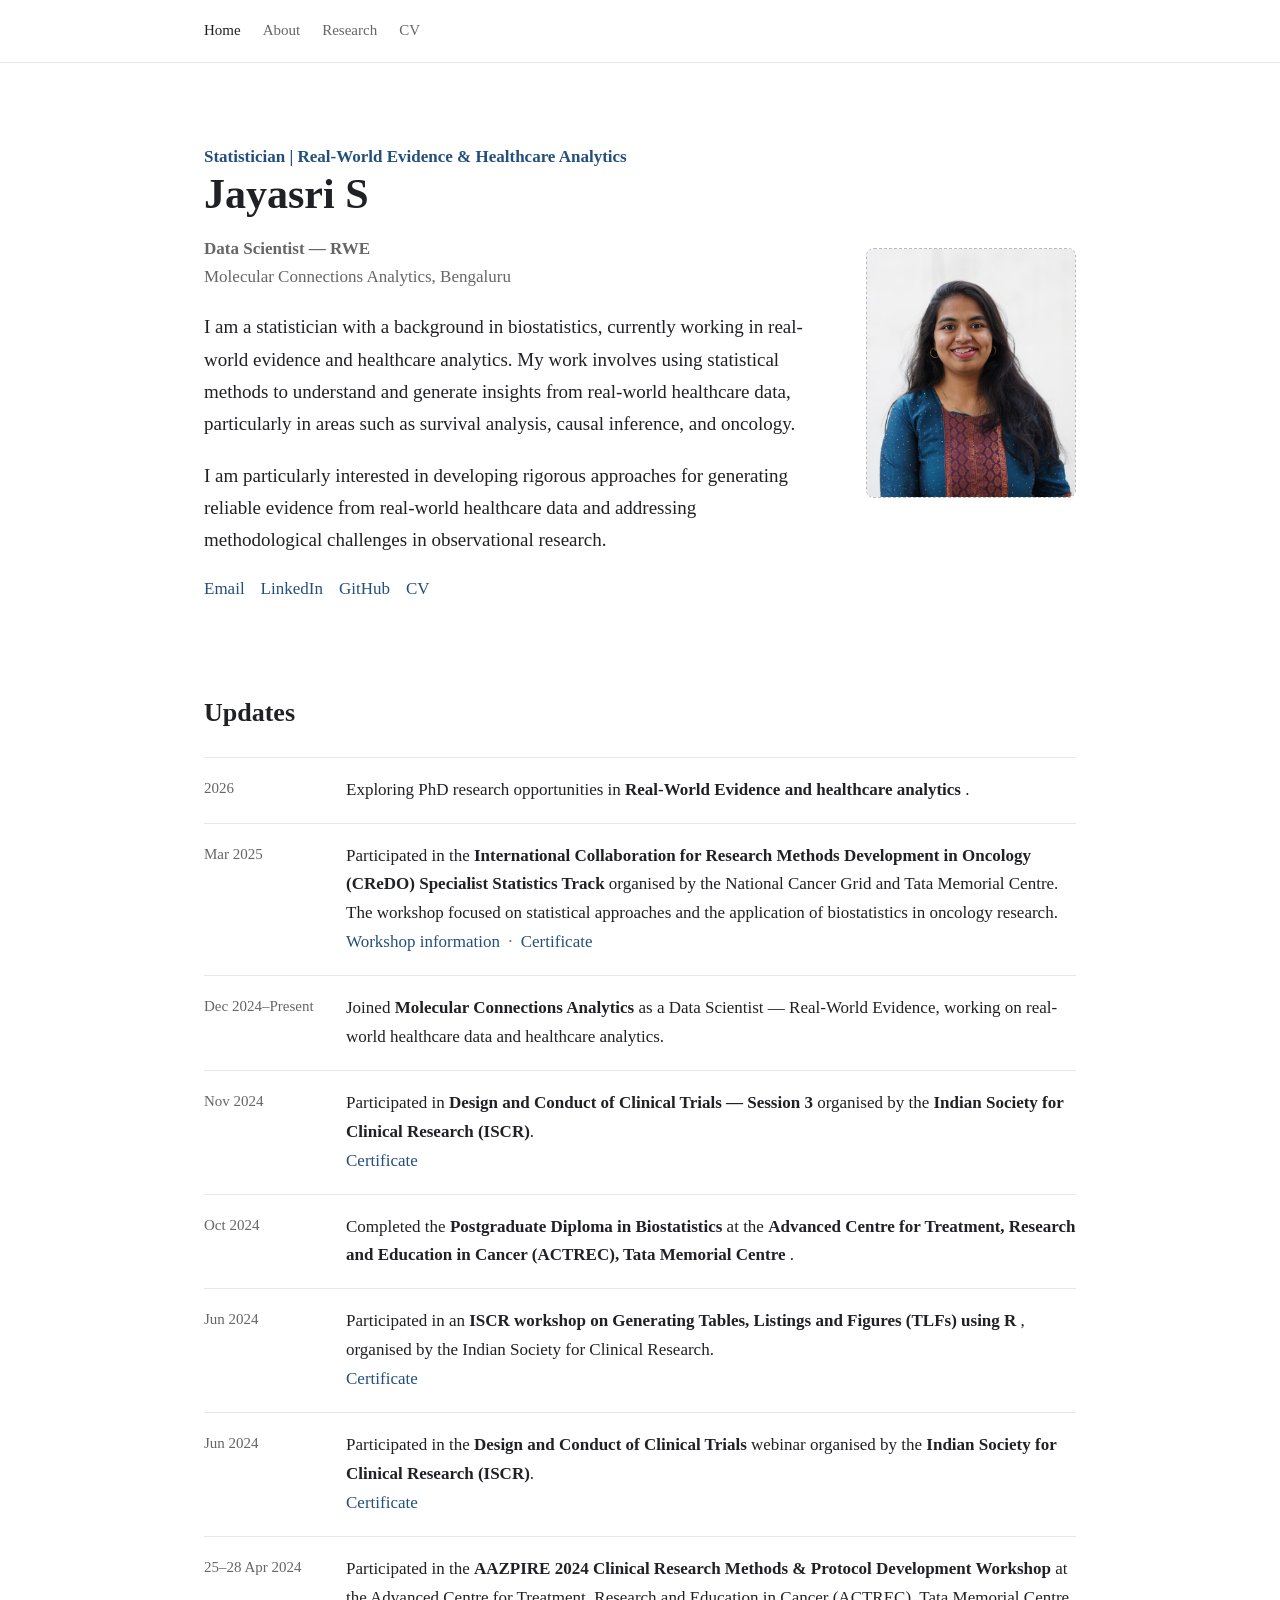
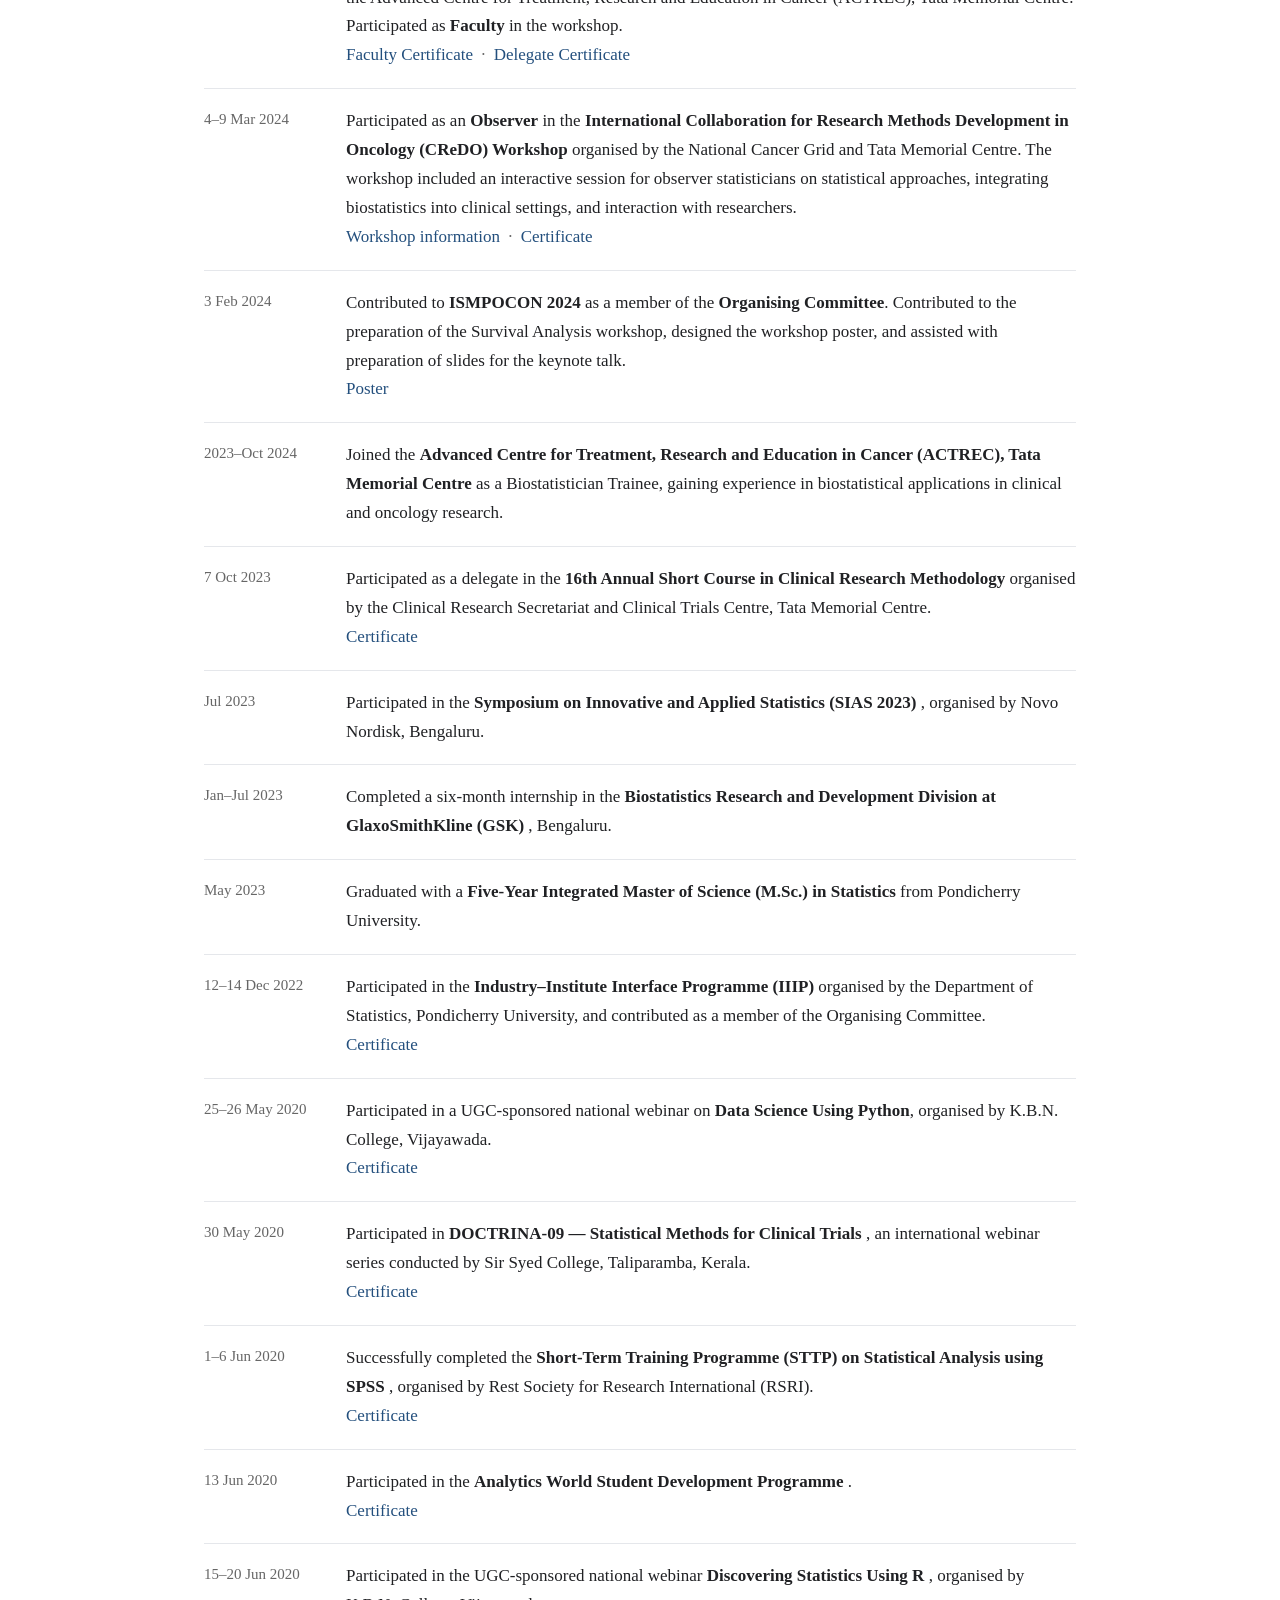
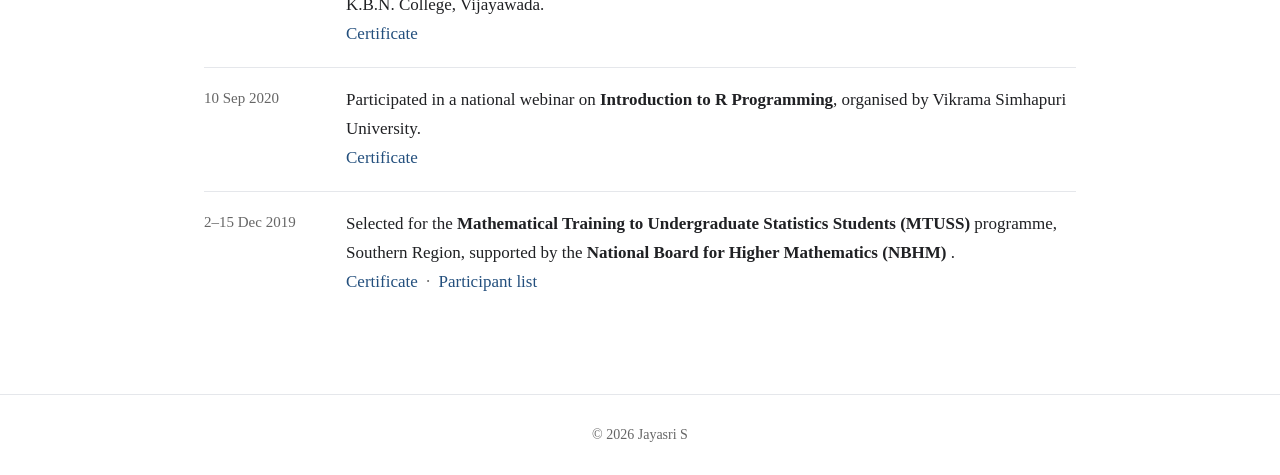
<file: index.html>
<!doctype html>
<html lang="en">

<head>
  <meta charset="utf-8">
  <meta name="viewport" content="width=device-width, initial-scale=1">
  <title>Home | Jayasri S</title>
  <link rel="stylesheet" href="style.css">
</head>

<body>

  <!-- HEADER -->
  <header class="site-header">
    <nav class="nav">

      <div class="nav-links">
        <a class="active" href="index.html">Home</a>
        <a href="about.html">About</a>
        <a href="research.html">Research</a>
        <a href="assets/cv/JayasriS_CV.pdf" target="_blank"rel="noopener">CV</a>
      </div>

    </nav>
  </header>


  <main class="container">

    <!-- HERO SECTION -->
    <section class="hero">

      <div>

        <div class="kicker">
          Statistician | Real-World Evidence &amp; Healthcare Analytics
        </div>

        <h1>Jayasri S</h1>

        <p class="role">
          <strong>Data Scientist — RWE</strong><br>
          Molecular Connections Analytics, Bengaluru
        </p>

        <p class="lead">
          I am a statistician with a background in biostatistics, currently
          working in real-world evidence and healthcare analytics. My work
          involves using statistical methods to understand and generate
          insights from real-world healthcare data, particularly in areas
          such as survival analysis, causal inference, and oncology.
        </p>

        <p class="lead">
          I am particularly interested in developing rigorous approaches for
          generating reliable evidence from real-world healthcare data and
          addressing methodological challenges in observational research.
        </p>


        <!-- CONTACT LINKS -->
        <div class="links">

          <a href="mailto:jayasri.stat@gmail.com">
            Email
          </a>

          <a
            href="https://www.linkedin.com/in/jayasri-sivasankar-540049253"
            target="_blank"
            rel="noopener">
            LinkedIn
          </a>

          <a
            href="https://github.com/jayasri-sivasankar"
            target="_blank"
            rel="noopener">
            GitHub
          </a>

          <a
            href="assets/cv/JayasriS_CV.pdf"
            target="_blank"
            rel="noopener">
            CV
          </a>
        </div>

      </div>


      <!-- PROFILE PHOTO -->
      <img
        class="photo"
        src="assets/images/profile_website.jpg"
        alt="Jayasri S">

    </section>


    <!-- UPDATES -->
    <section class="section">

      <h2>Updates</h2>


      <!-- 2026 -->
      <div class="timeline-item">

        <div class="timeline-date">
          2026
        </div>

        <div>
          Exploring PhD research opportunities in
          <strong>
            Real-World Evidence and healthcare analytics
          </strong>.
        </div>

      </div>


      <!-- CReDO 2025 -->
      <div class="timeline-item">

        <div class="timeline-date">
          Mar 2025
        </div>

        <div>
          Participated in the
          <strong>
            International Collaboration for Research Methods Development
            in Oncology (CReDO) Specialist Statistics Track
          </strong>
          organised by the National Cancer Grid and Tata Memorial Centre.
          The workshop focused on statistical approaches and the application
          of biostatistics in oncology research.
          <br>

          <a
            href="https://credo.ncgindia.org/assets/workshops/credo-workshop-2025.pdf"
            target="_blank"
            rel="noopener">
            Workshop information
          </a>

          <span class="link-separator">·</span>

          <a href="assets/certificates/2025_CReDO_Oncology_Research_Methods_Statistics_Track.pdf">
            Certificate
          </a>
        </div>

      </div>


      <!-- CURRENT POSITION -->
      <div class="timeline-item">

        <div class="timeline-date">
          Dec 2024–Present
        </div>

        <div>
          Joined
          <strong>Molecular Connections Analytics</strong>
          as a Data Scientist — Real-World Evidence, working on
          real-world healthcare data and healthcare analytics.
        </div>

      </div>


      <!-- ISCR NOVEMBER 2024 -->
      <div class="timeline-item">

        <div class="timeline-date">
          Nov 2024
        </div>

        <div>
          Participated in
          <strong>
            Design and Conduct of Clinical Trials — Session 3
          </strong>
          organised by the
          <strong>Indian Society for Clinical Research (ISCR)</strong>.
          <br>

          <a href="assets/certificates/2024_ISCR_Design_and_Conduct_of_Clinical_Trials_Session_3.pdf">
            Certificate
          </a>
        </div>

      </div>


      <!-- PG DIPLOMA -->
      <div class="timeline-item">

        <div class="timeline-date">
          Oct 2024
        </div>

        <div>
          Completed the
          <strong>Postgraduate Diploma in Biostatistics</strong>
          at the
          <strong>
            Advanced Centre for Treatment, Research and Education in Cancer
            (ACTREC), Tata Memorial Centre
          </strong>.
        </div>

      </div>


      <!-- ISCR TLFs -->
      <div class="timeline-item">

        <div class="timeline-date">
          Jun 2024
        </div>

        <div>
          Participated in an
          <strong>
            ISCR workshop on Generating Tables, Listings and Figures (TLFs)
            using R
          </strong>,
          organised by the Indian Society for Clinical Research.
          <br>

          <a href="assets/certificates/2024_ISCR_Generating_TLFs_using_R.pdf">
            Certificate
          </a>
        </div>

      </div>


      <!-- ISCR CLINICAL TRIALS -->
      <div class="timeline-item">

        <div class="timeline-date">
          Jun 2024
        </div>

        <div>
          Participated in the
          <strong>
            Design and Conduct of Clinical Trials
          </strong>
          webinar organised by the
          <strong>Indian Society for Clinical Research (ISCR)</strong>.
          <br>

          <a href="assets/certificates/2024_ISCR_Design_and_Conduct_of_Clinical_Trials_on_June28.pdf">
            Certificate
          </a>
        </div>

      </div>


      <!-- AAZPIRE -->
      <div class="timeline-item">

        <div class="timeline-date">
          25–28 Apr 2024
        </div>

        <div>
          Participated in the
          <strong>
            AAZPIRE 2024 Clinical Research Methods &amp; Protocol Development
            Workshop
          </strong>
          at the Advanced Centre for Treatment, Research and Education
          in Cancer (ACTREC), Tata Memorial Centre.
          Participated as <strong>Faculty</strong> in the workshop.
          <br>

          <a href="assets/certificates/2024_AAZPIRE_Faculty_Protocol_Development.pdf">
            Faculty Certificate
          </a>

          <span class="link-separator">·</span>

          <a href="assets/certificates/2024_AAZPIRE_Clinical_Research_Protocol_Development.pdf">
            Delegate Certificate
          </a>
        </div>

      </div>


      <!-- CReDO 2024 -->
      <div class="timeline-item">

        <div class="timeline-date">
          4–9 Mar 2024
        </div>

        <div>
          Participated as an
          <strong>Observer</strong>
          in the
          <strong>
            International Collaboration for Research Methods Development
            in Oncology (CReDO) Workshop
          </strong>
          organised by the National Cancer Grid and Tata Memorial Centre.
          The workshop included an interactive session for observer
          statisticians on statistical approaches, integrating biostatistics
          into clinical settings, and interaction with researchers.
          <br>

          <a
            href="https://credo.ncgindia.org/assets/workshops/credo-workshop-2024.pdf"
            target="_blank"
            rel="noopener">
            Workshop information
          </a>

          <span class="link-separator">·</span>

          <a href="assets/certificates/2024_CReDO_Oncology_Research_Methods_Observer.pdf">
            Certificate
          </a>
        </div>

      </div>


      <!-- ISMPOCON -->
      <div class="timeline-item">

        <div class="timeline-date">
          3 Feb 2024
        </div>

        <div>
          Contributed to
          <strong>ISMPOCON 2024</strong>
          as a member of the
          <strong>Organising Committee</strong>.
          Contributed to the preparation of the Survival Analysis workshop,
          designed the workshop poster, and assisted with preparation of
          slides for the keynote talk.
          <br>

          <a href="assets/posters/ISMPO_Pre_Conference_Poster.pptx">
            Poster
          </a>
        </div>

      </div>


      <!-- ACTREC TRAINEESHIP -->
      <div class="timeline-item">

        <div class="timeline-date">
          2023–Oct 2024
        </div>

        <div>
          Joined the
          <strong>
            Advanced Centre for Treatment, Research and Education in Cancer
            (ACTREC), Tata Memorial Centre
          </strong>
          as a Biostatistician Trainee, gaining experience in
          biostatistical applications in clinical and oncology research.
        </div>

      </div>


      <!-- CLINICAL RESEARCH METHODOLOGY -->
      <div class="timeline-item">

        <div class="timeline-date">
          7 Oct 2023
        </div>

        <div>
          Participated as a delegate in the
          <strong>
            16th Annual Short Course in Clinical Research Methodology
          </strong>
          organised by the Clinical Research Secretariat and Clinical
          Trials Centre, Tata Memorial Centre.
          <br>

          <a href="assets/certificates/2023_TMC_Clinical_Research_Methodology_Virtual_Workshop.pdf">
            Certificate
          </a>
        </div>

      </div>


      <!-- SIAS -->
      <div class="timeline-item">

        <div class="timeline-date">
          Jul 2023
        </div>

        <div>
          Participated in the
          <strong>
            Symposium on Innovative and Applied Statistics (SIAS 2023)
          </strong>,
          organised by Novo Nordisk, Bengaluru.
        </div>

      </div>


      <!-- GSK -->
      <div class="timeline-item">

        <div class="timeline-date">
          Jan–Jul 2023
        </div>

        <div>
          Completed a six-month internship in the
          <strong>
            Biostatistics Research and Development Division at
            GlaxoSmithKline (GSK)
          </strong>,
          Bengaluru.
        </div>

      </div>


      <!-- M.Sc. -->
      <div class="timeline-item">

        <div class="timeline-date">
          May 2023
        </div>

        <div>
          Graduated with a
          <strong>
            Five-Year Integrated Master of Science (M.Sc.) in Statistics
          </strong>
          from Pondicherry University.
        </div>

      </div>


      <!-- IIIP -->
      <div class="timeline-item">

        <div class="timeline-date">
          12–14 Dec 2022
        </div>

        <div>
          Participated in the
          <strong>
            Industry–Institute Interface Programme (IIIP)
          </strong>
          organised by the Department of Statistics, Pondicherry University,
          and contributed as a member of the Organising Committee.
          <br>

          <a href="assets/certificates/2022_Pondicherry_University_IIIP_Participation_Certificate.pdf">
            Certificate
          </a>
        </div>

      </div>


      <!-- 2020 PYTHON -->
      <div class="timeline-item">

        <div class="timeline-date">
          25–26 May 2020
        </div>

        <div>
          Participated in a UGC-sponsored national webinar on
          <strong>Data Science Using Python</strong>,
          organised by K.B.N. College, Vijayawada.
          <br>

          <a href="assets/certificates/2020_KBN_Data_Science_Using_Python.pdf">
            Certificate
          </a>
        </div>

      </div>


      <!-- 2020 DOCTRINA -->
      <div class="timeline-item">

        <div class="timeline-date">
          30 May 2020
        </div>

        <div>
          Participated in
          <strong>
            DOCTRINA-09 — Statistical Methods for Clinical Trials
          </strong>,
          an international webinar series conducted by Sir Syed College,
          Taliparamba, Kerala.
          <br>

          <a href="assets/certificates/2020_DOCTRINA-09_Statistical_Methods_for_Clinical_Trials.pdf">
            Certificate
          </a>
        </div>

      </div>


      <!-- 2020 SPSS -->
      <div class="timeline-item">

        <div class="timeline-date">
          1–6 Jun 2020
        </div>

        <div>
          Successfully completed the
          <strong>
            Short-Term Training Programme (STTP) on Statistical Analysis
            using SPSS
          </strong>,
          organised by Rest Society for Research International (RSRI).
          <br>

          <a href="assets/certificates/2020_RSRI_STTP_Statistical_Analysis_SPSS_Certificate.pdf">
            Certificate
          </a>
        </div>

      </div>


      <!-- 2020 ANALYTICS WORLD -->
      <div class="timeline-item">

        <div class="timeline-date">
          13 Jun 2020
        </div>

        <div>
          Participated in the
          <strong>
            Analytics World Student Development Programme
          </strong>.
          <br>

          <a href="assets/certificates/2020_PSG_Analytics_World_Student_Development_Programme.pdf">
            Certificate
          </a>
        </div>

      </div>


      <!-- 2020 R STATISTICS -->
      <div class="timeline-item">

        <div class="timeline-date">
          15–20 Jun 2020
        </div>

        <div>
          Participated in the UGC-sponsored national webinar
          <strong>
            Discovering Statistics Using R
          </strong>,
          organised by K.B.N. College, Vijayawada.
          <br>

          <a href="assets/certificates/2020_KBN_Discovering_Statistics_Using_R.pdf">
            Certificate
          </a>
        </div>

      </div>


      <!-- 2020 R PROGRAMMING -->
      <div class="timeline-item">

        <div class="timeline-date">
          10 Sep 2020
        </div>

        <div>
          Participated in a national webinar on
          <strong>Introduction to R Programming</strong>,
          organised by Vikrama Simhapuri University.
          <br>

          <a href="assets/certificates/2020_VSU_Introduction_to_R_Programming.pdf">
            Certificate
          </a>
        </div>

      </div>


      <!-- MTUSS -->
      <div class="timeline-item">

        <div class="timeline-date">
          2–15 Dec 2019
        </div>

        <div>
          Selected for the
          <strong>
            Mathematical Training to Undergraduate Statistics Students
            (MTUSS)
          </strong>
          programme, Southern Region, supported by the
          <strong>
            National Board for Higher Mathematics (NBHM)
          </strong>.
          <br>

          <a href="assets/certificates/2019_MTUSS_Participation_Certificate.pdf">
            Certificate
          </a>

          <span class="link-separator">·</span>

          <a
            href="https://sites.google.com/view/mtuss/list-of-participants"
            target="_blank"
            rel="noopener">
            Participant list
          </a>
        </div>

      </div>

    </section>

  </main>


  <footer class="footer">
    © 2026 Jayasri S
  </footer>

</body>

</html>
</file>
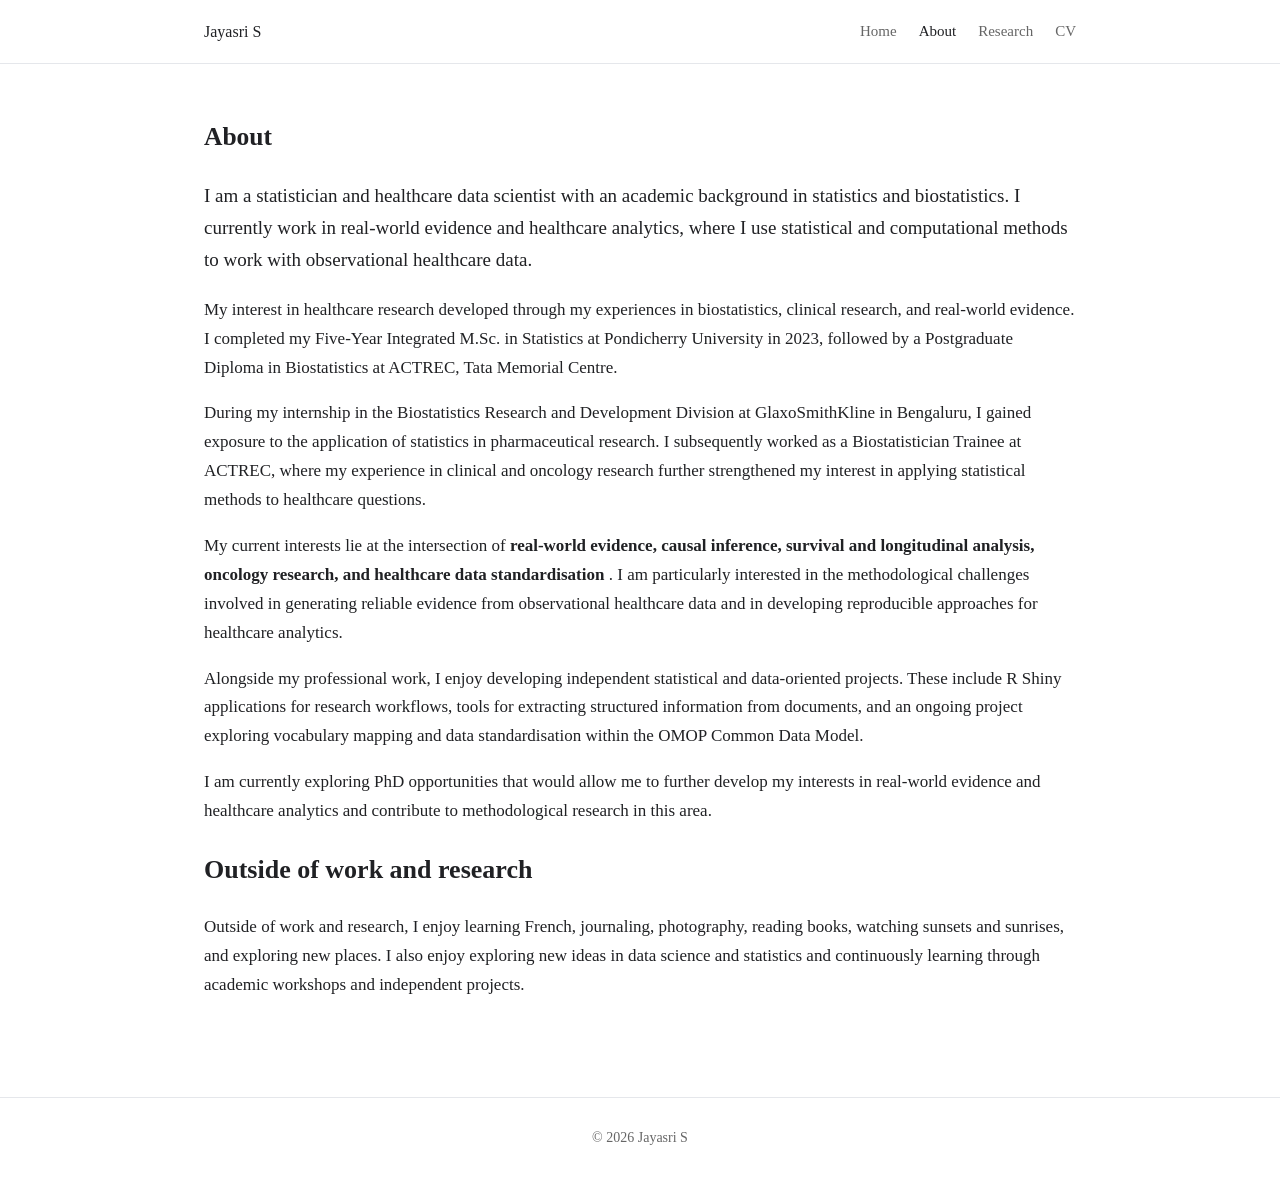
<file: about.html>
<!doctype html>
<html lang="en">

<head>
  <meta charset="utf-8">
  <meta name="viewport" content="width=device-width, initial-scale=1">
  <title>About | Jayasri S</title>
  <link rel="stylesheet" href="style.css">
</head>

<body>

  <!-- HEADER -->
  <header class="site-header">
    <nav class="nav">

      <a class="brand" href="index.html">
        Jayasri S
      </a>

      <div class="nav-links">
        <a href="index.html">Home</a>
        <a class="active" href="about.html">About</a>
        <a href="research.html">Research</a>
        <a href="assets/cv/JayasriS_CV.pdf" target="_blank"rel="noopener">CV</a>
      </div>

    </nav>
  </header>


  <!-- MAIN CONTENT -->
  <main class="container about-container">

    <section class="section">

      <h1>About</h1>


      <p class="lead">
        I am a statistician and healthcare data scientist with an academic
        background in statistics and biostatistics. I currently work in
        real-world evidence and healthcare analytics, where I use statistical
        and computational methods to work with observational healthcare data.
      </p>


      <p>
        My interest in healthcare research developed through my experiences
        in biostatistics, clinical research, and real-world evidence. I
        completed my Five-Year Integrated M.Sc. in Statistics at Pondicherry
        University in 2023, followed by a Postgraduate Diploma in Biostatistics
        at ACTREC, Tata Memorial Centre.
      </p>


      <p>
        During my internship in the Biostatistics Research and Development
        Division at GlaxoSmithKline in Bengaluru, I gained exposure to the
        application of statistics in pharmaceutical research. I subsequently
        worked as a Biostatistician Trainee at ACTREC, where my experience in
        clinical and oncology research further strengthened my interest in
        applying statistical methods to healthcare questions.
      </p>


      <p>
        My current interests lie at the intersection of
        <strong>
          real-world evidence, causal inference, survival and longitudinal
          analysis, oncology research, and healthcare data standardisation
        </strong>.
        I am particularly interested in the methodological challenges involved
        in generating reliable evidence from observational healthcare data and
        in developing reproducible approaches for healthcare analytics.
      </p>


      <p>
        Alongside my professional work, I enjoy developing independent
        statistical and data-oriented projects. These include R Shiny
        applications for research workflows, tools for extracting structured
        information from documents, and an ongoing project exploring vocabulary
        mapping and data standardisation within the OMOP Common Data Model.
      </p>


      <p>
        I am currently exploring PhD opportunities that would allow me to
        further develop my interests in real-world evidence and healthcare
        analytics and contribute to methodological research in this area.
      </p>


      <h2>Outside of work and research</h2>


      <p>
        Outside of work and research, I enjoy learning French, journaling,
        photography, reading books, watching sunsets and sunrises, and
        exploring new places. I also enjoy exploring new ideas in data science
        and statistics and continuously learning through academic workshops
        and independent projects.
      </p>

    </section>

  </main>


  <!-- FOOTER -->
  <footer class="footer">
    © 2026 Jayasri S
  </footer>

</body>

</html>
</file>
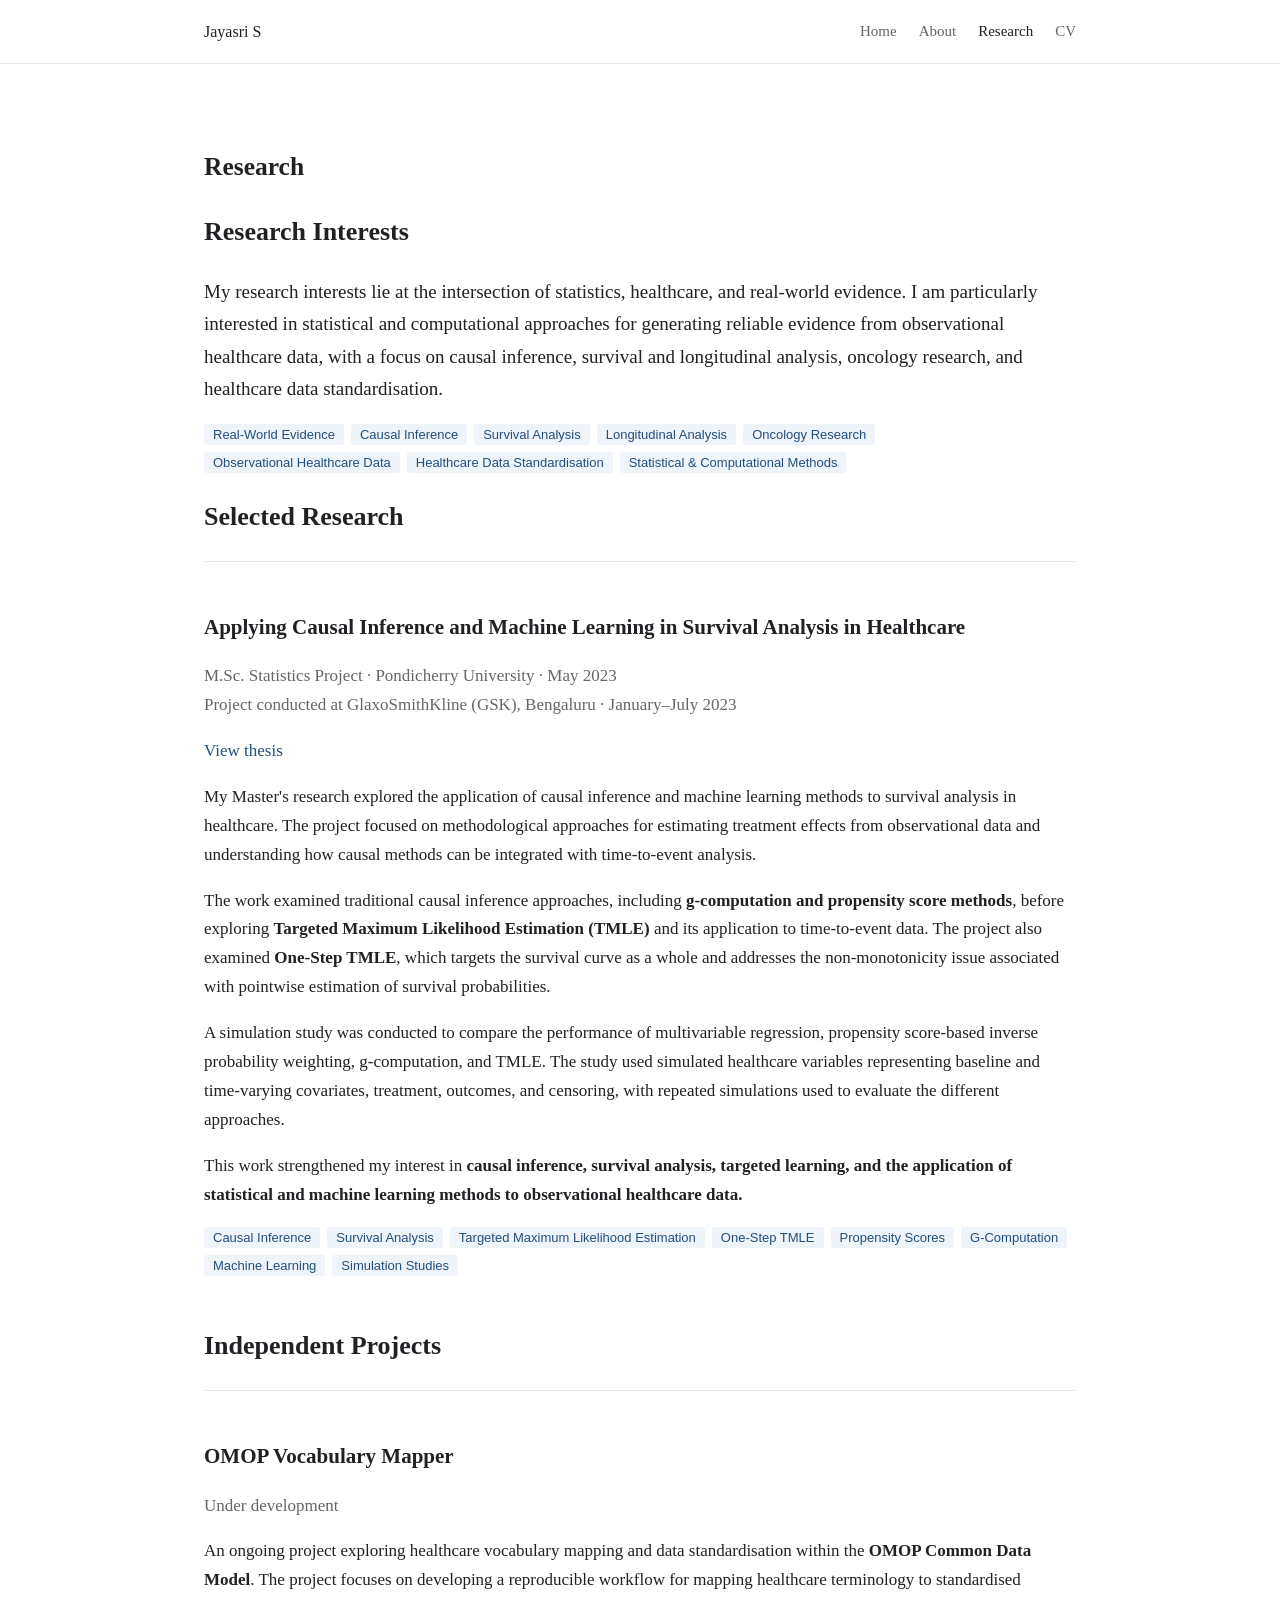
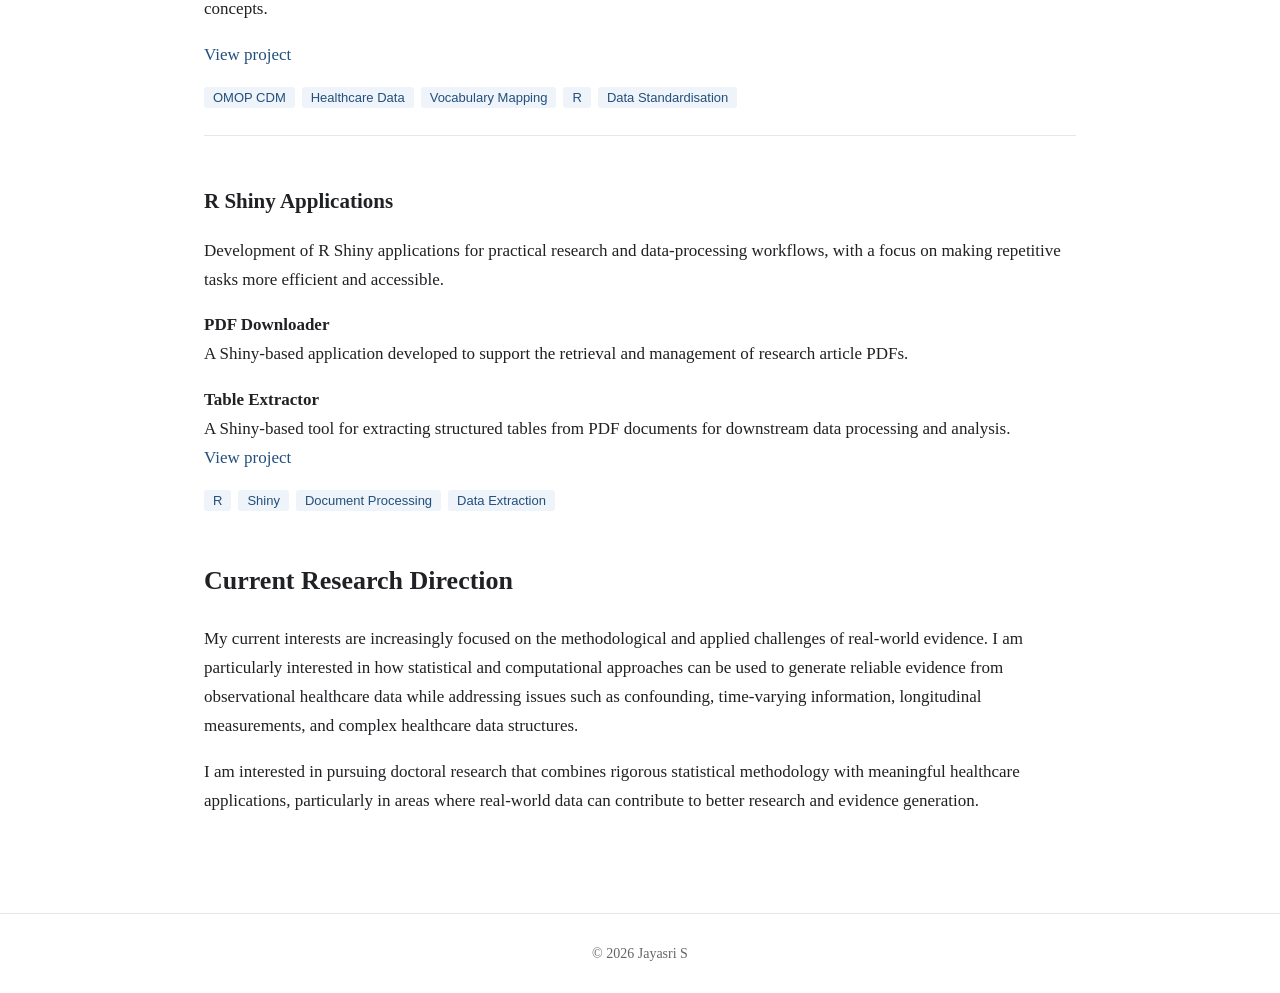
<file: research.html>
<!doctype html>
<html lang="en">

<head>
  <meta charset="utf-8">
  <meta name="viewport" content="width=device-width, initial-scale=1">
  <title>Research | Jayasri S</title>
  <link rel="stylesheet" href="style.css">
</head>

<body>

  <!-- HEADER -->
  <header class="site-header">
    <nav class="nav">

      <a class="brand" href="index.html">
        Jayasri S
      </a>

      <div class="nav-links">
        <a href="index.html">Home</a>
        <a href="about.html">About</a>
        <a class="active" href="research.html">Research</a>
        <a href="assets/cv/JayasriS_CV.pdf" target="_blank" rel="noopener">CV</a>
      </div>

    </nav>
  </header>


  <!-- MAIN CONTENT -->
  <main class="container">

    <section class="section">

      <h1>Research</h1>


      <!-- RESEARCH INTERESTS -->
      <h2>Research Interests</h2>

      <p class="lead">
        My research interests lie at the intersection of statistics,
        healthcare, and real-world evidence. I am particularly interested
        in statistical and computational approaches for generating reliable
        evidence from observational healthcare data, with a focus on causal
        inference, survival and longitudinal analysis, oncology research,
        and healthcare data standardisation.
      </p>

      <div class="tags">

        <span class="tag">Real-World Evidence</span>

        <span class="tag">Causal Inference</span>

        <span class="tag">Survival Analysis</span>

        <span class="tag">Longitudinal Analysis</span>

        <span class="tag">Oncology Research</span>

        <span class="tag">Observational Healthcare Data</span>

        <span class="tag">Healthcare Data Standardisation</span>

        <span class="tag">
          Statistical &amp; Computational Methods
        </span>

      </div>


      <!-- SELECTED RESEARCH -->
      <h2>Selected Research</h2>


      <!-- MASTER'S RESEARCH -->
      <div class="research-card">

        <h3>
          Applying Causal Inference and Machine Learning
          in Survival Analysis in Healthcare
        </h3>

        <p class="meta">
          M.Sc. Statistics Project · Pondicherry University · May 2023
          <br>
          Project conducted at GlaxoSmithKline (GSK), Bengaluru ·
          January–July 2023
        </p>

        <p>
          <a href="assets/thesis/Jayasri_S_Thesis.pdf"
             target="_blank"
             rel="noopener">
            View thesis
          </a>
        </p>

        <p>
          My Master's research explored the application of causal inference
          and machine learning methods to survival analysis in healthcare.
          The project focused on methodological approaches for estimating
          treatment effects from observational data and understanding how
          causal methods can be integrated with time-to-event analysis.
        </p>

        <p>
          The work examined traditional causal inference approaches,
          including <strong>g-computation and propensity score methods</strong>,
          before exploring
          <strong>Targeted Maximum Likelihood Estimation (TMLE)</strong>
          and its application to time-to-event data. The project also
          examined <strong>One-Step TMLE</strong>, which targets the survival
          curve as a whole and addresses the non-monotonicity issue associated
          with pointwise estimation of survival probabilities.
        </p>

        <p>
          A simulation study was conducted to compare the performance of
          multivariable regression, propensity score-based inverse probability
          weighting, g-computation, and TMLE. The study used simulated
          healthcare variables representing baseline and time-varying
          covariates, treatment, outcomes, and censoring, with repeated
          simulations used to evaluate the different approaches.
        </p>

        <p>
          This work strengthened my interest in
          <strong>
            causal inference, survival analysis, targeted learning,
            and the application of statistical and machine learning methods
            to observational healthcare data.
          </strong>
        </p>

        <div class="tags">

          <span class="tag">Causal Inference</span>

          <span class="tag">Survival Analysis</span>

          <span class="tag">
            Targeted Maximum Likelihood Estimation
          </span>

          <span class="tag">One-Step TMLE</span>

          <span class="tag">Propensity Scores</span>

          <span class="tag">G-Computation</span>

          <span class="tag">Machine Learning</span>

          <span class="tag">Simulation Studies</span>

        </div>

      </div>


      <!-- INDEPENDENT PROJECTS -->
      <h2>Independent Projects</h2>


      <!-- OMOP VOCABULARY MAPPER -->
      <div class="research-card">

        <h3>OMOP Vocabulary Mapper</h3>

        <p class="meta">
          Under development
        </p>

        <p>
          An ongoing project exploring healthcare vocabulary mapping and
          data standardisation within the
          <strong>OMOP Common Data Model</strong>. The project focuses on
          developing a reproducible workflow for mapping healthcare
          terminology to standardised concepts.
        </p>

        <p>
          <a href="https://github.com/jayasri-sivasankar/omop-vocabulary-mapper"
             target="_blank"
             rel="noopener">
            View project
          </a>
        </p>

        <div class="tags">

          <span class="tag">OMOP CDM</span>

          <span class="tag">Healthcare Data</span>

          <span class="tag">Vocabulary Mapping</span>

          <span class="tag">R</span>

          <span class="tag">Data Standardisation</span>

        </div>

      </div>


      <!-- R SHINY APPLICATIONS -->
      <div class="research-card">

        <h3>R Shiny Applications</h3>

        <p>
          Development of R Shiny applications for practical research and
          data-processing workflows, with a focus on making repetitive
          tasks more efficient and accessible.
        </p>


        <!-- PDF DOWNLOADER -->
        <p>
          <strong>PDF Downloader</strong><br>
          A Shiny-based application developed to support the retrieval
          and management of research article PDFs.
        </p>


        <!-- TABLE EXTRACTOR -->
        <p>
          <strong>Table Extractor</strong><br>
          A Shiny-based tool for extracting structured tables from PDF
          documents for downstream data processing and analysis.
          <br>
          <a href="https://github.com/jayasri-sivasankar/table-extractor"
             target="_blank"
             rel="noopener">
            View project
          </a>
        </p>

        <div class="tags">

          <span class="tag">R</span>

          <span class="tag">Shiny</span>

          <span class="tag">Document Processing</span>

          <span class="tag">Data Extraction</span>

        </div>

      </div>


      <!-- CURRENT RESEARCH DIRECTION -->
      <h2>Current Research Direction</h2>

      <p>
        My current interests are increasingly focused on the methodological
        and applied challenges of real-world evidence. I am particularly
        interested in how statistical and computational approaches can be
        used to generate reliable evidence from observational healthcare
        data while addressing issues such as confounding, time-varying
        information, longitudinal measurements, and complex healthcare
        data structures.
      </p>

      <p>
        I am interested in pursuing doctoral research that combines
        rigorous statistical methodology with meaningful healthcare
        applications, particularly in areas where real-world data can
        contribute to better research and evidence generation.
      </p>

    </section>

  </main>


  <!-- FOOTER -->
  <footer class="footer">
    © 2026 Jayasri S
  </footer>

</body>

</html>
</file>
<file: style.css>
* {
  box-sizing: border-box;
}

:root {
  --text: #202124;
  --muted: #666;
  --line: #e5e7eb;
  --accent: #234f7d;
  --max: 920px;
}

body {
  margin: 0;
  color: var(--text);
  font-family: Georgia, "Times New Roman", serif;
  line-height: 1.7;
  font-size: 17px;
}

a {
  color: var(--accent);
  text-decoration: none;
}

a:hover {
  text-decoration: underline;
}


/* ------------------------------
   Header & Navigation
--------------------------------- */

.site-header {
  border-bottom: 1px solid var(--line);
}

.nav {
  max-width: var(--max);
  margin: auto;
  padding: 18px 24px;
  display: flex;
  justify-content: space-between;
  align-items: center;
  gap: 24px;
}

.brand {
  font-weight: normal;
  color: var(--text);
  font-size: 16px;
}

.nav-links {
  display: flex;
  gap: 22px;
  flex-wrap: wrap;
}

.nav-links a {
  color: var(--muted);
  font-size: 15px;
}

.nav-links .active {
  color: var(--text);
}


/* ------------------------------
   Main Container
--------------------------------- */

.container {
  max-width: var(--max);
  margin: auto;
  padding: 60px 24px 80px;
}


/* ------------------------------
   Hero Section
--------------------------------- */

.hero {
  display: grid;
  grid-template-columns: 1fr 210px;
  gap: 50px;
  align-items: center;
  padding: 20px 0 65px;
}

.hero h1 {
  font-size: 42px;
  line-height: 1.1;
  margin: 0 0 8px;
}

.kicker {
  color: var(--accent);
  font-weight: bold;
}

.role {
  color: var(--muted);
}

.lead {
  font-size: 19px;
}


/* ------------------------------
   Profile Photo
--------------------------------- */

.photo {
  width: 210px;
  height: 250px;
  border: 1px dashed #bbb;
  border-radius: 8px;
  object-fit: cover;
}


/* ------------------------------
   Contact Links
--------------------------------- */

.links {
  display: flex;
  gap: 16px;
  flex-wrap: wrap;
  margin-top: 18px;
}


/* ------------------------------
   Timeline Links
--------------------------------- */

.link-separator {
  color: var(--muted);
  margin: 0 4px;
}


/* ------------------------------
   General Sections
--------------------------------- */

.section {
  margin-top: 0;
}

.section h2 {
  font-size: 26px;
}

.section h3 {
  font-size: 21px;
  margin-bottom: 5px;
}

.muted,
.meta {
  color: var(--muted);
}


/* ------------------------------
   Timeline
--------------------------------- */

.timeline-item {
  display: grid;
  grid-template-columns: 120px 1fr;
  gap: 22px;
  padding: 18px 0;
  border-top: 1px solid var(--line);
}

.timeline-date {
  color: var(--muted);
  font-size: 15px;
}


/* ------------------------------
   Research Cards
--------------------------------- */

.research-card {
  border-top: 1px solid var(--line);
  padding: 27px 0;
}

.tags {
  display: flex;
  flex-wrap: wrap;
  gap: 7px;
}

.tag {
  background: #eef4f9;
  color: var(--accent);
  padding: 3px 9px;
  border-radius: 3px;
  font: 13px Arial, sans-serif;
}


/* ------------------------------
   Footer
--------------------------------- */

.footer {
  border-top: 1px solid var(--line);
  text-align: center;
  color: var(--muted);
  padding: 28px;
  font-size: 14px;
}


/* ------------------------------
   About Page
--------------------------------- */

.about-container {
  padding-top: 30px;
}


/* ------------------------------
   Responsive Design
--------------------------------- */

@media (max-width: 700px) {

  .nav {
    flex-direction: column;
    align-items: flex-start;
  }

  .hero {
    grid-template-columns: 1fr;
  }

  .photo {
    width: 150px;
    height: 180px;
  }

  .timeline-item {
    grid-template-columns: 1fr;
    gap: 2px;
  }

  .hero h1 {
    font-size: 38px;
  }

}
</file>
